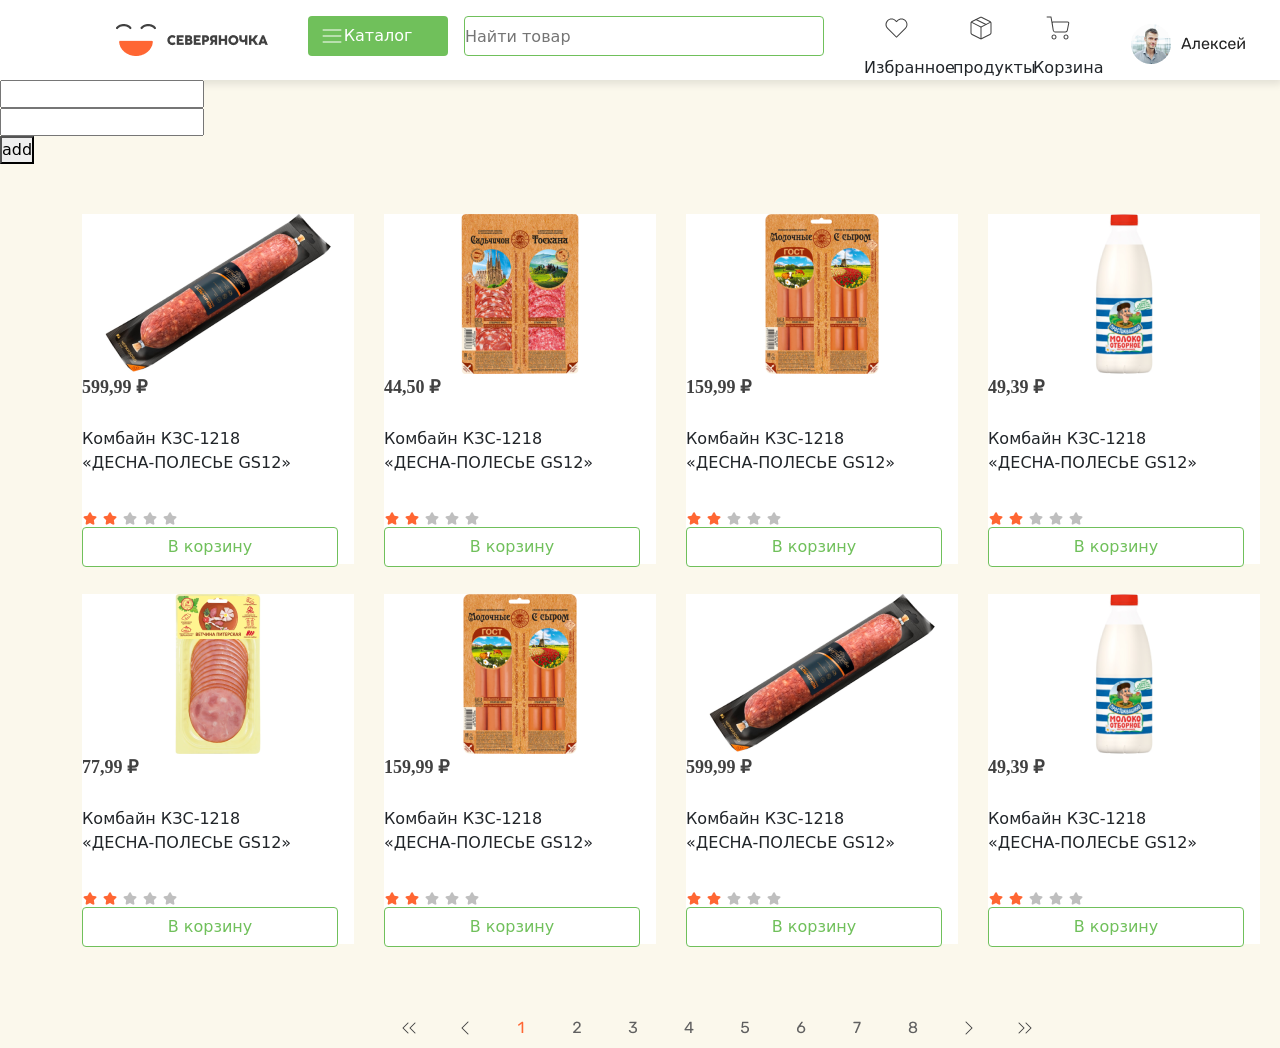
<file: homrwork3React/index.html>
<!DOCTYPE html>
<html lang="en">
<head>
   <meta charset="UTF-8">
   <meta http-equiv="X-UA-Compatible" content="IE=edge">
   <meta name="viewport" content="width=device-width, initial-scale=1.0">
   <title>Document</title>
   <link href="https://cdn.jsdelivr.net/npm/bootstrap@5.3.2/dist/css/bootstrap.min.css" rel="stylesheet" integrity="sha384-T3c6CoIi6uLrA9TneNEoa7RxnatzjcDSCmG1MXxSR1GAsXEV/Dwwykc2MPK8M2HN" crossorigin="anonymous">
   <link rel="stylesheet" href="./css/main.css">
   <link rel="stylesheet" href="./css/css.css">
</head>
<body>
   <header>
      <div>
         <img class="img" src="./img/logo.png" alt="">
      </div>
      <div>
         <button type="button" class="button_div">Каталог</button>
         <img class="menu" src="./img/menu.svg" alt="">
         <div>
            <input  class="inp" type="text" placeholder="Найти товар">
         </div>
         <div>
            <img class="heart" src="./img/heart.svg" alt="">
            <p class="Избранное">Избранное</p>
         </div>
         <div>
            <img class="pack" src="./img/pack.svg" alt="">
            <p class="продукты">продукты</p>
         </div>
         <div>
            <img class="cart" src="./img/shopping-cart.svg" alt="">
            <p class="hey">Корзина</p>
         </div>
         <div>
            <img class="usrr" src="./img/UserMenu.png" alt="">
         </div>
      </div>
   </header>
   <main>
      <div>
         
   <input type="text" id="title">
   <br>
   <input type="text" id="price">
   <br>
   <button id="btn">add</button>


   <ul class="list">
      
   </ul>
   
   <script src="./main.js"></script>
      </div>
      <div class="div-1 container">
         <div class="card-div">
            <img src="./img/colbasa.png" alt="">
            <p class="rubl">599,99 ₽</p>
            <p class="past">Комбайн КЗС-1218 <br> «ДЕСНА-ПОЛЕСЬЕ GS12»</p>
            <img class="rating" src="./img/rating.png" alt="">
            <button class="hls">В корзину</button>
         </div>
         <div class="card-div">
            <img src="./img/kltrkhd.png" alt="">
            <p class="rubl">44,50 ₽</p>
            <p class="past">Комбайн КЗС-1218 <br> «ДЕСНА-ПОЛЕСЬЕ GS12»</p>
            <img class="rating" src="./img/rating.png" alt="">
            <button class="hls">В корзину</button>
         </div>
         <div class="card-div">
            <img src="./img/gost.png" alt="">
            <p class="rubl">159,99 ₽</p>
            <p class="past">Комбайн КЗС-1218 <br> «ДЕСНА-ПОЛЕСЬЕ GS12»</p>
            <img class="rating" src="./img/rating.png" alt="">
            <button class="hls">В корзину</button>
         </div>
         <div class="card-div">
            <img src="./img/prosto.png" alt="">
            <p class="rubl">49,39 ₽</p>
            <p class="past">Комбайн КЗС-1218 <br> «ДЕСНА-ПОЛЕСЬЕ GS12»</p>
            <img class="rating" src="./img/rating.png" alt="">
            <button class="hls">В корзину</button>
         </div>
         <div class="card-div">
            <img src="./img/ux.png" alt="">
            <p class="rubl">77,99 ₽</p>
            <p class="past">Комбайн КЗС-1218 <br> «ДЕСНА-ПОЛЕСЬЕ GS12»</p>
            <img class="rating" src="./img/rating.png" alt="">
            <button class="hls">В корзину</button>
         </div>
         <div class="card-div">
            <img src="./img/gost.png" alt="">
            <p class="rubl">159,99 ₽</p>
            <p class="past">Комбайн КЗС-1218 <br> «ДЕСНА-ПОЛЕСЬЕ GS12»</p>
            <img class="rating" src="./img/rating.png" alt="">
            <button class="hls">В корзину</button>
         </div>
         <div class="card-div">
            <img src="./img/colbasa.png" alt="">
            <p class="rubl">599,99 ₽</p>
            <p class="past">Комбайн КЗС-1218 <br> «ДЕСНА-ПОЛЕСЬЕ GS12»</p>
            <img class="rating" src="./img/rating.png" alt="">
            <button class="hls">В корзину</button>
         </div>
         <div class="card-div">
            <img src="./img/prosto.png" alt="">
            <p class="rubl">49,39 ₽</p>
            <p class="past">Комбайн КЗС-1218 <br> «ДЕСНА-ПОЛЕСЬЕ GS12»</p>
            <img class="rating" src="./img/rating.png" alt="">
            <button class="hls">В корзину</button>
         </div>
      </div>
      <img class="pagin" src="./img/pagination.png" alt="">
   </main>
   <script src="./app.js"></script>
   <script src="./main.js"></script>
</body>
</html>
</file>
<file: homrwork3React/css/main.css>
*{
   margin: 0;
   padding: 0;
   box-sizing: border-box;
}


.img{
   margin-left: 116px;
   margin-top: 24px;
}

.button_div{
   width: 140px;
   height: 40px;
   border-radius: 4px;
   background: var(--main-secondary, #70C05B);
   border: none;
   color: #fff;
   margin-left: 308px;
   margin-top: -40px;
   position: absolute;
}

.menu{
   margin-left: 320px;
   margin-top: -32px;
   position: absolute;
}

.inp{
   border-radius: 4px;
   border: 1px solid var(--main-secondary, #70C05B);
   background: var(--main-surface, #FFF);
   width: 360px;
   height: 40px;
   margin-left: 464px;
   margin-top: -40px;
   position: absolute;
}

.heart{
   margin-left: 884px;
   position: absolute;
   margin-top: -40px;
}

.Избранное{
   margin-left: 864px;
   position: absolute;
}

.pack{
   margin-left: 969px;
   position: absolute;
   margin-top: -40px;
}

.продукты{
   margin-left: 953px;
   position: absolute;
}


.cart{
   margin-left: 1046px;
   position: absolute;
   margin-top: -40px;
}

.hey{
   margin-left: 1033px;
   position: absolute;
}

.usrr{
   margin-left: 1115px;
   margin-top: -50px;
}


body{
   background: var(--main-bg-page, #FBF8EC);
}

header{
   background: var(--surface, #FFF);

   /* Default/S */
   box-shadow: 2px 4px 8px 0px rgba(0, 0, 0, 0.10);
}

.group{
   margin-top: -200px;
   margin-left: 50px;
}

.card-div{
   width: 272px;
   height: 350px;
   background: #fff;
}

.rubl{
   color: var(--main-on-surface, #414141);

   /* Desc/Text-Bold/M */
   font-family: Rubik;
   font-size: 18px;
   font-style: normal;
   font-weight: 700;
   line-height: 150%; /* 27px */
}

.past{
   margin-top: 26px;
}

.rating{
   margin-top: 20px;
}

.hls{
   width: 256px;
   height: 40px;
   border-radius: 4px;
   border: 1px solid var(--main-secondary, #70C05B);
   background: #fff;
   color: #70C05B;
}

.div-1 {
   display: grid;
   grid-template-columns: auto auto auto auto;
   gap: 30px;
   margin-top: 50px;
}


.hls:hover{
   border-radius: 4px;
   background: var(--main-primary, #F63);
   color: #fff;
   transition: 1s;
}


.pagin{
   margin-left: 389px;
   margin-top: 64px;
}
</file>
<file: homrwork3React/css/css.css>
.list{
   display: flex;
   flex-wrap: wrap;
   justify-content: center;
   align-items: center;
   width: 1300px;
   margin: 0 auto;
   list-style: none;
}

.item{
   width: 300px;
   height: 500px;
}
</file>
